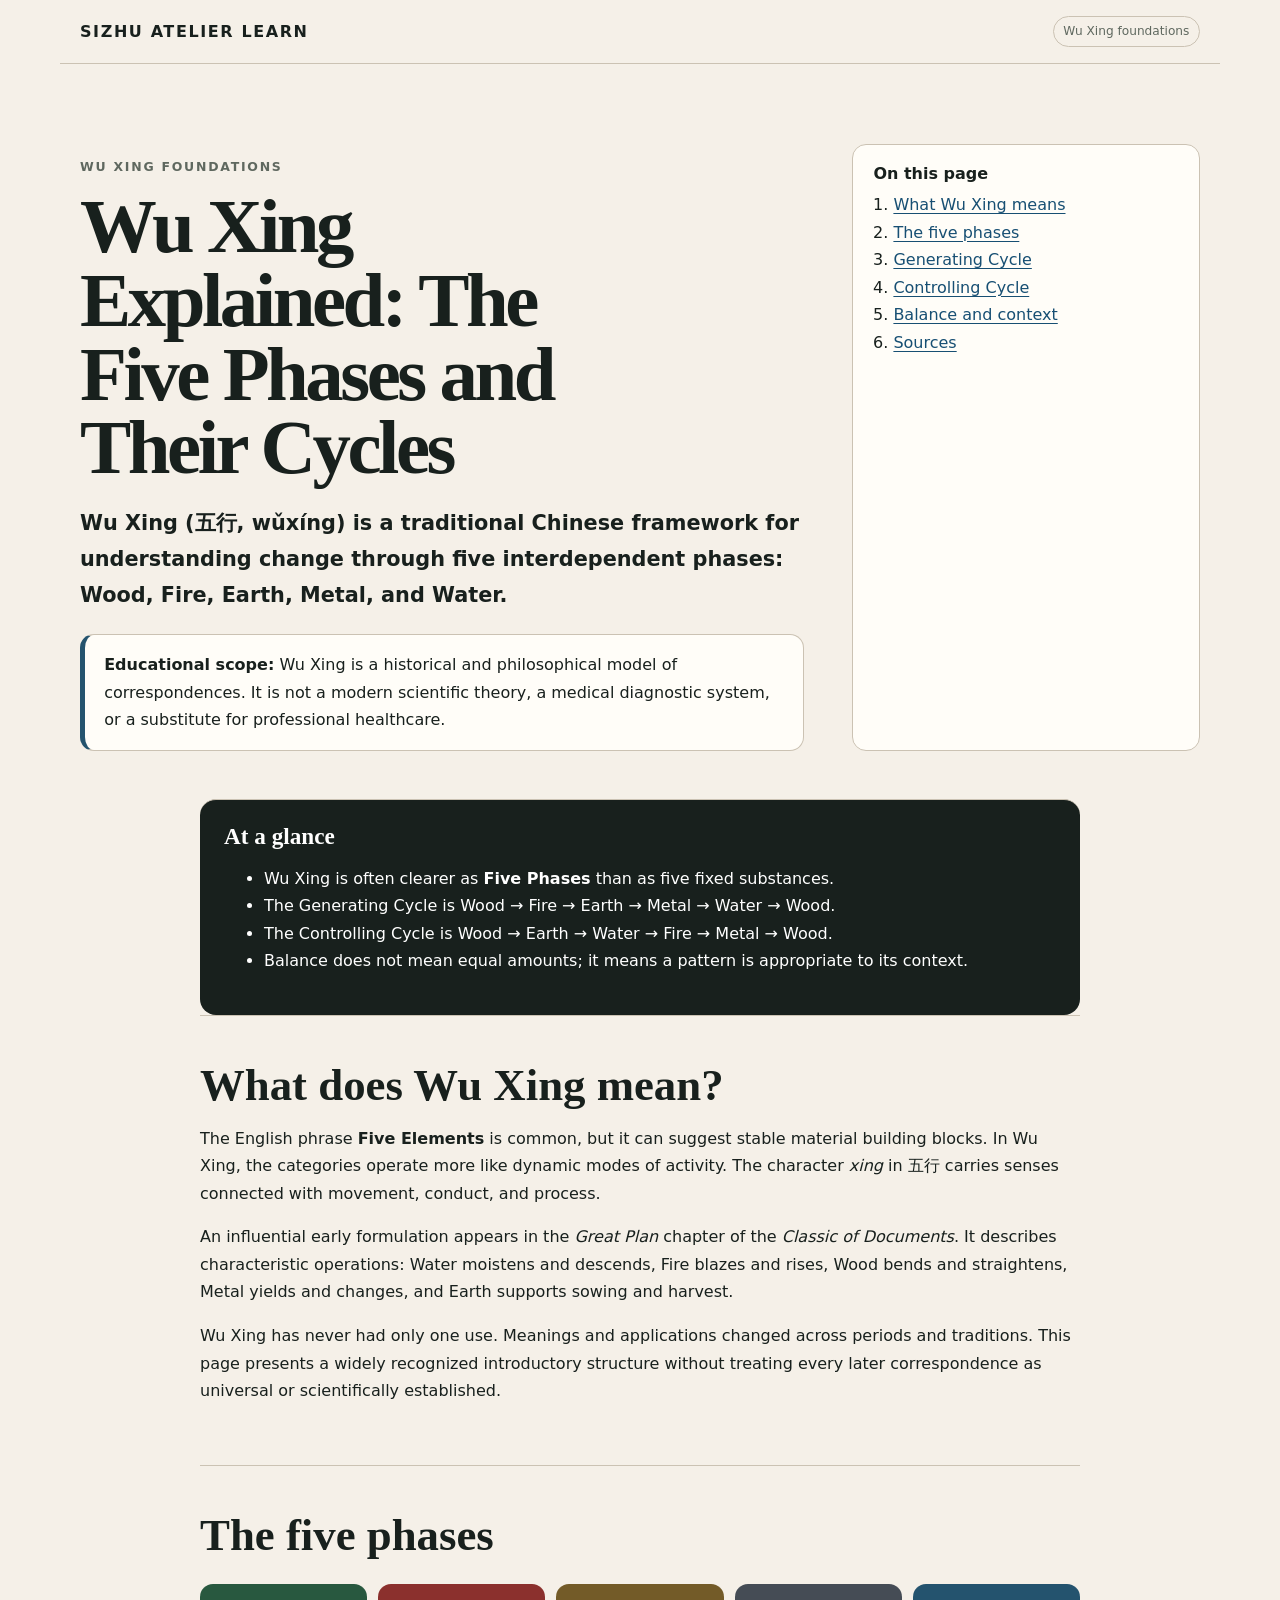
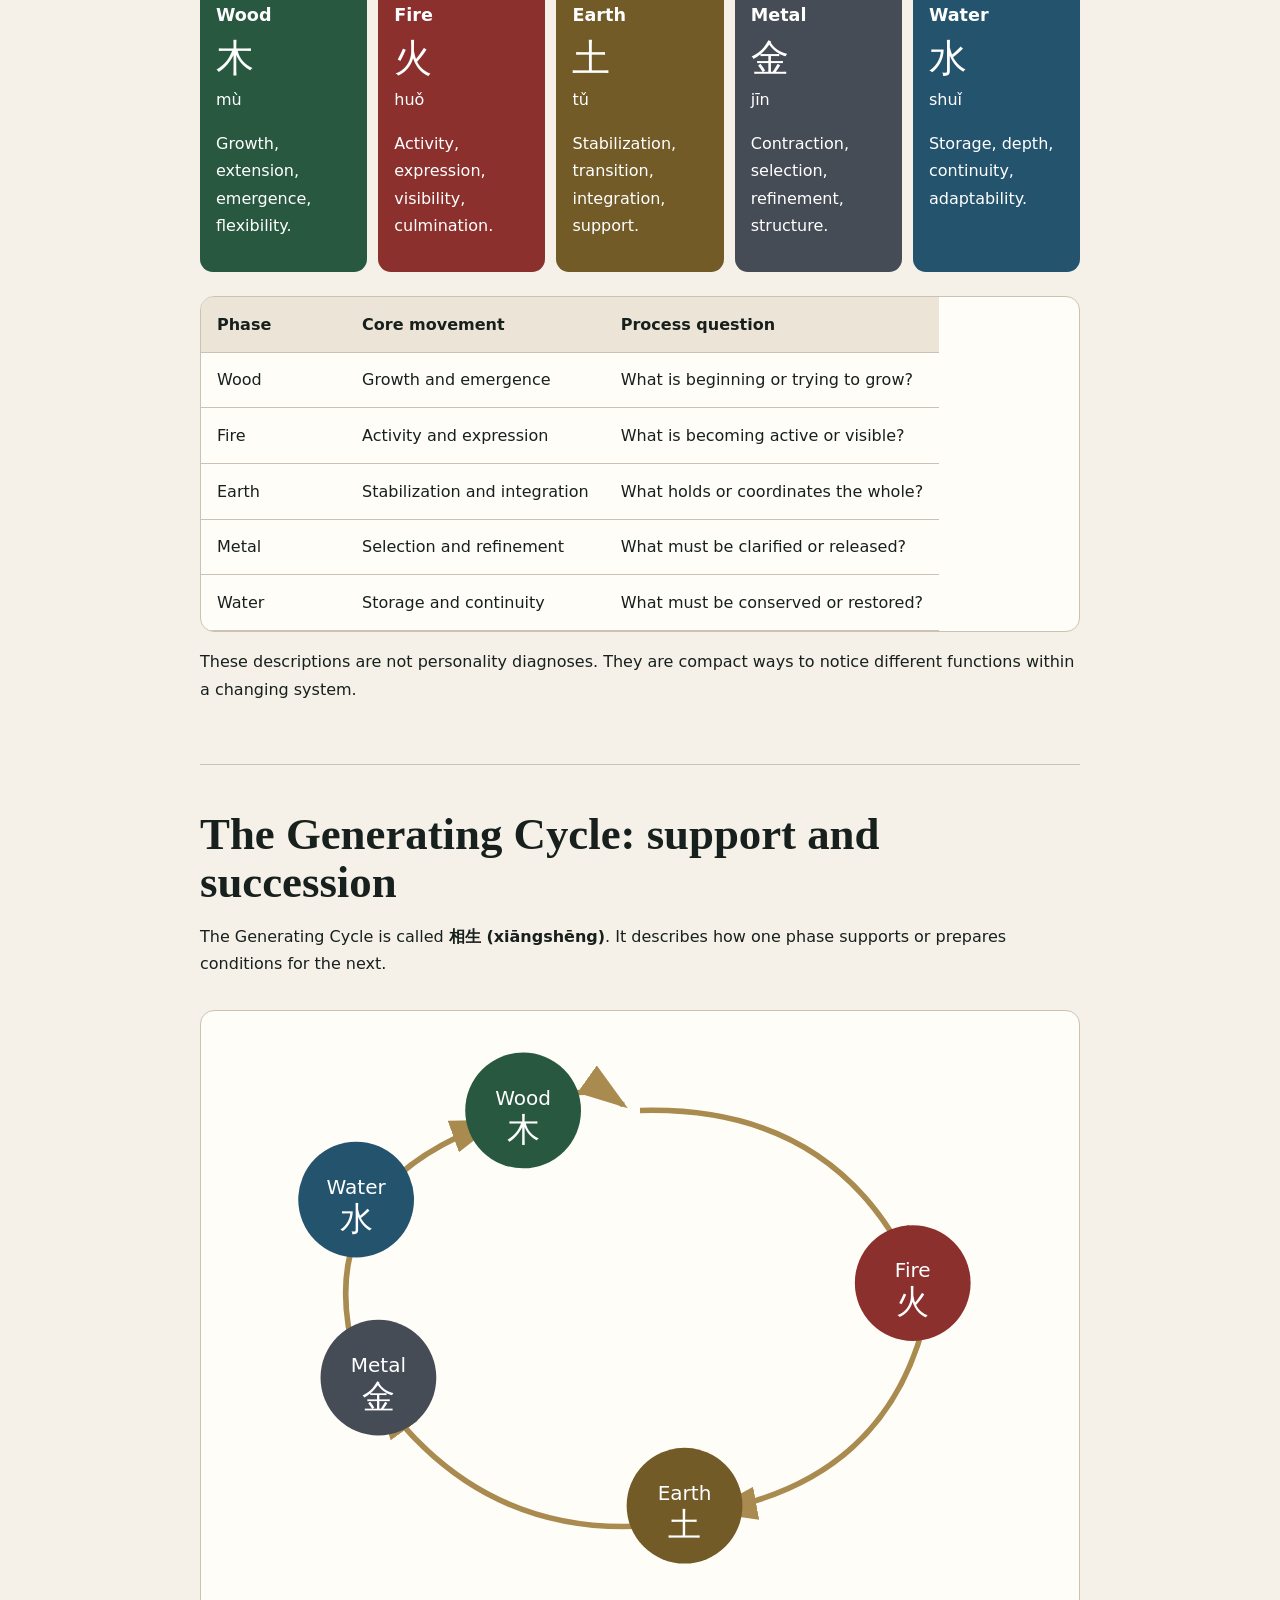
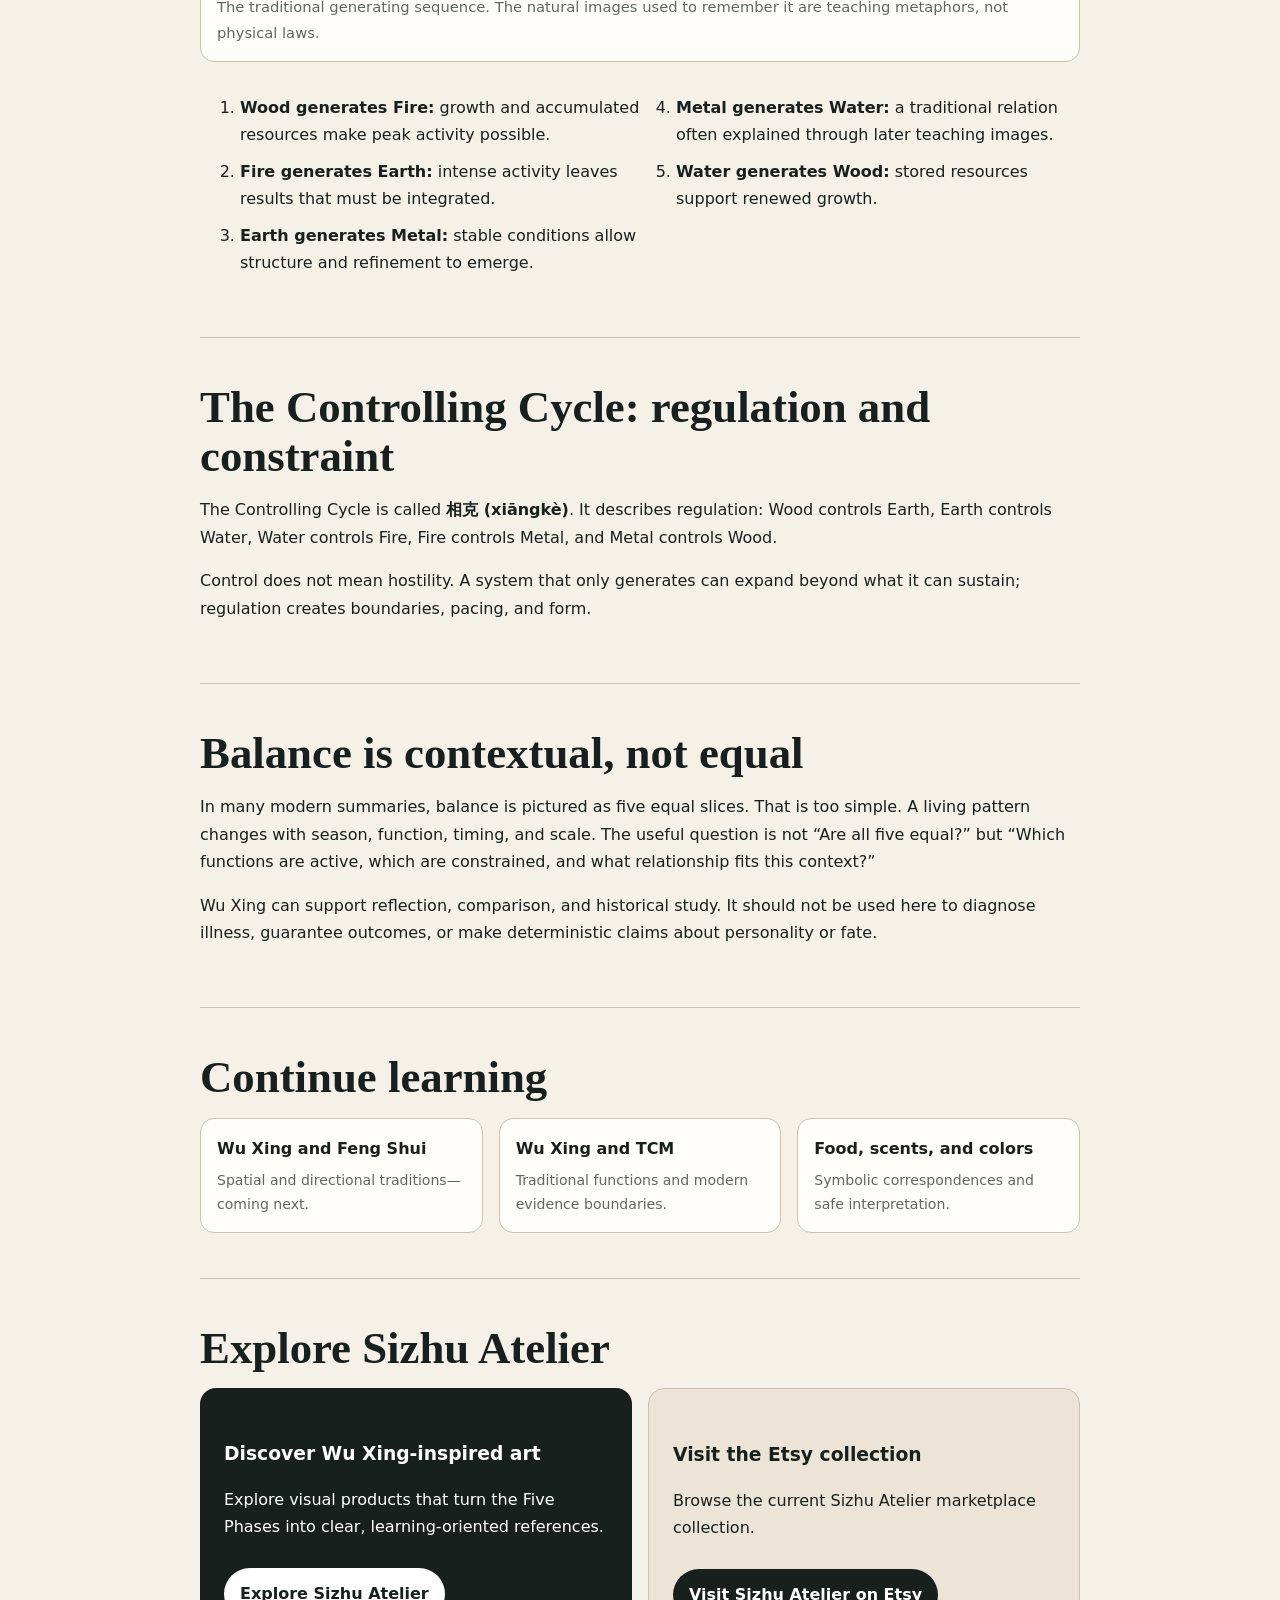
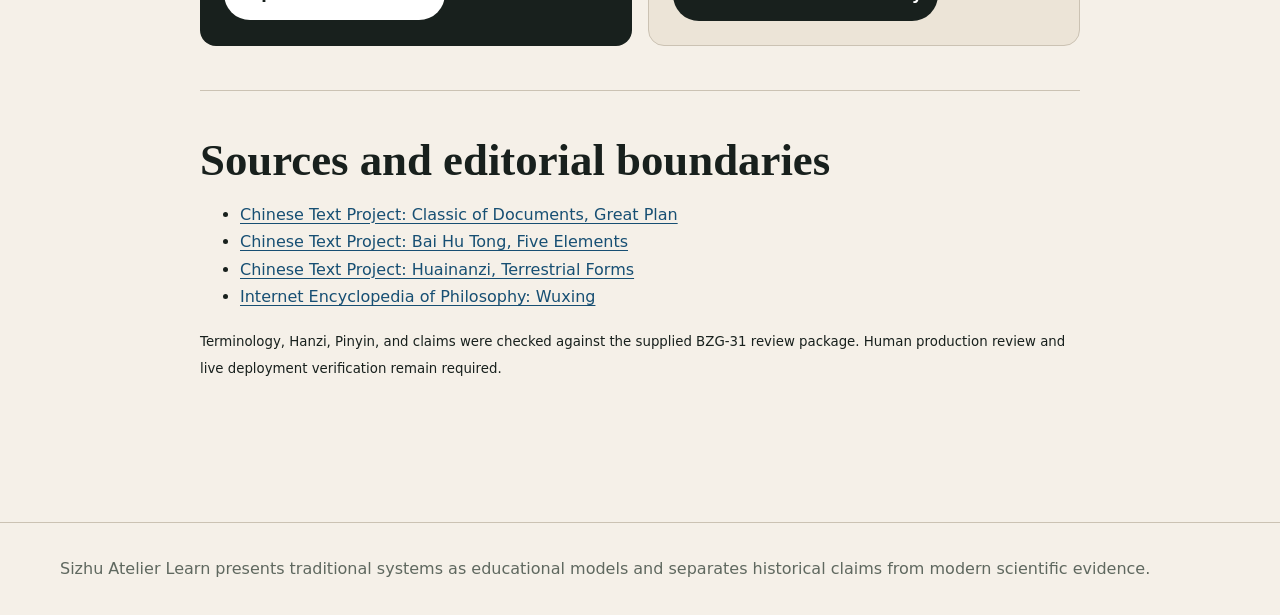
<file: public/learn/wu-xing/index.html>
<!doctype html>
<html lang="en">
<head>
  <meta charset="utf-8">
  <meta name="viewport" content="width=device-width,initial-scale=1">
  <title>Wu Xing Explained: Five Phases and Cycles | Sizhu Atelier</title>
  <meta name="description" content="Learn Wu Xing as five dynamic phases—Wood, Fire, Earth, Metal and Water—and understand the generating and controlling cycles.">
  <meta name="robots" content="index,follow,max-image-preview:large">
  <link rel="canonical" href="https://sizhuatelier.shop/learn/wu-xing/">
  <meta property="og:type" content="article">
  <meta property="og:site_name" content="Sizhu Atelier">
  <meta property="og:title" content="Wu Xing Explained: The Five Phases and Their Cycles">
  <meta property="og:description" content="A clear introduction to Wood, Fire, Earth, Metal, Water, and the generating and controlling cycles.">
  <meta property="og:url" content="https://sizhuatelier.shop/learn/wu-xing/">
  <meta name="twitter:card" content="summary">
  <script type="application/ld+json">{
    "@context":"https://schema.org",
    "@graph":[
      {"@type":"Organization","@id":"https://sizhuatelier.shop/#organization","name":"Sizhu Atelier","url":"https://sizhuatelier.shop/"},
      {"@type":"WebSite","@id":"https://sizhuatelier.shop/#website","url":"https://sizhuatelier.shop/","name":"Sizhu Atelier","publisher":{"@id":"https://sizhuatelier.shop/#organization"},"inLanguage":"en"},
      {"@type":"Article","@id":"https://sizhuatelier.shop/learn/wu-xing/#article","mainEntityOfPage":"https://sizhuatelier.shop/learn/wu-xing/","headline":"Wu Xing Explained: The Five Phases and Their Cycles","description":"An introduction to Wu Xing, its five phases, and the generating and controlling cycles.","author":{"@type":"Organization","name":"Sizhu Atelier Editorial Team"},"publisher":{"@id":"https://sizhuatelier.shop/#organization"},"articleSection":"Sizhu Atelier Learn","inLanguage":"en","isAccessibleForFree":true,"citation":["https://ctext.org/shang-shu/great-plan","https://ctext.org/bai-hu-tong/wu-xing2","https://ctext.org/huainanzi/di-xing-xun/ens","https://iep.utm.edu/wuxing/"]},
      {"@type":"BreadcrumbList","itemListElement":[{"@type":"ListItem","position":1,"name":"Home","item":"https://sizhuatelier.shop/"},{"@type":"ListItem","position":2,"name":"Learn","item":"https://sizhuatelier.shop/learn/"},{"@type":"ListItem","position":3,"name":"Wu Xing","item":"https://sizhuatelier.shop/learn/wu-xing/"}]}
    ]
  }</script>
  <style>
    :root{--paper:#f5f0e8;--ink:#18201d;--muted:#5f685f;--line:#cbc2b3;--panel:#fffdf8;--wood:#28583f;--fire:#8b302d;--earth:#735b28;--metal:#454c55;--water:#24536e;--gold:#a98b50;--max:1160px}
    *{box-sizing:border-box}html{scroll-behavior:smooth}body{margin:0;background:var(--paper);color:var(--ink);font:1rem/1.72 ui-sans-serif,system-ui,-apple-system,BlinkMacSystemFont,"Segoe UI",sans-serif}a{color:#174f73;text-underline-offset:.2em}a:focus-visible{outline:3px solid #075fff;outline-offset:4px;border-radius:4px}.skip{position:absolute;left:-9999px;top:1rem;background:#fff;padding:.7rem 1rem;z-index:10}.skip:focus{left:1rem}.bar{max-width:var(--max);margin:auto;padding:1rem 1.25rem;display:flex;justify-content:space-between;align-items:center;border-bottom:1px solid var(--line)}.brand{font-weight:800;letter-spacing:.1em;text-transform:uppercase;color:var(--ink);text-decoration:none}.status{font-size:.76rem;border:1px solid var(--line);border-radius:99px;padding:.25rem .6rem;color:var(--muted)}main{max-width:var(--max);margin:auto;padding:0 1.25rem 5rem}.hero{display:grid;grid-template-columns:minmax(0,1.35fr) minmax(260px,.65fr);gap:3rem;padding:5rem 0 3rem}.eyebrow{font-size:.78rem;font-weight:800;letter-spacing:.14em;text-transform:uppercase;color:var(--muted)}h1,h2{font-family:Georgia,"Times New Roman",serif}h1{font-size:clamp(2.7rem,6vw,5.7rem);line-height:.96;letter-spacing:-.045em;max-width:13ch;margin:.6rem 0 1.2rem}.dek{font-size:clamp(1.08rem,2vw,1.3rem);max-width:62ch}.notice,.toc,figure,table,.card{background:var(--panel);border:1px solid var(--line);border-radius:14px}.notice{padding:1rem 1.2rem;border-left:5px solid var(--water)}.toc{padding:1.2rem 1.3rem}.toc h2{font:800 1rem/1.2 ui-sans-serif,system-ui;margin:0 0 .5rem}.toc ol{margin:.4rem 0 0;padding-left:1.25rem}article{max-width:880px;margin:auto}article>section{padding:2.8rem 0;border-top:1px solid var(--line)}h2{font-size:clamp(1.9rem,3.5vw,3rem);line-height:1.08;margin:0 0 1rem}h3{margin:1.6rem 0 .35rem}.summary{background:var(--ink);color:#fff;border-radius:16px;padding:1.5rem}.summary h2{font-size:1.45rem}.phase-grid{display:grid;grid-template-columns:repeat(5,1fr);gap:.7rem;margin:1.5rem 0}.phase{color:#fff;border-radius:13px;padding:1rem;min-height:190px}.phase strong{font-size:1.1rem}.hanzi{display:block;font:2.4rem/1.1 "Noto Serif CJK SC","Source Han Serif SC",serif;margin:.45rem 0}.wood{background:var(--wood)}.fire{background:var(--fire)}.earth{background:var(--earth)}.metal{background:var(--metal)}.water{background:var(--water)}figure{padding:1rem;margin:2rem 0;overflow:hidden}svg{display:block;width:100%;height:auto}figcaption{color:var(--muted);font-size:.92rem;margin-top:.7rem}.cycle-list{columns:2;column-gap:2rem}.cycle-list li{break-inside:avoid;margin-bottom:.55rem}table{width:100%;border-collapse:collapse;display:block;overflow-x:auto}th,td{padding:.85rem 1rem;border-bottom:1px solid var(--line);text-align:left;vertical-align:top;min-width:145px}th{background:#ece4d7}.links{display:grid;grid-template-columns:repeat(3,1fr);gap:1rem}.card{display:block;padding:1rem;color:var(--ink);text-decoration:none}.card span{display:block;color:var(--muted);font-size:.88rem;margin-top:.35rem}.cta-grid{display:grid;grid-template-columns:1fr 1fr;gap:1rem}.cta{padding:1.5rem;border-radius:16px;background:var(--ink);color:#fff}.cta.secondary{background:#ece4d7;color:var(--ink);border:1px solid var(--line)}.button{display:inline-flex;align-items:center;min-height:46px;margin-top:.7rem;padding:.75rem 1rem;border-radius:99px;background:#fff;color:var(--ink);font-weight:800;text-decoration:none}.secondary .button{background:var(--ink);color:#fff}footer{border-top:1px solid var(--line);padding:2rem 1.25rem;color:var(--muted)}footer div{max-width:var(--max);margin:auto}.reveal{opacity:0;transform:translateY(18px);transition:opacity .7s ease,transform .7s ease}.reveal.visible{opacity:1;transform:none}@media(max-width:900px){.hero{grid-template-columns:1fr}.phase-grid{grid-template-columns:repeat(2,1fr)}.links{grid-template-columns:1fr 1fr}}@media(max-width:620px){.hero{padding-top:3rem}.phase-grid,.links,.cta-grid{grid-template-columns:1fr}.cycle-list{columns:1}h1{font-size:3rem}.status{display:none}}@media(prefers-reduced-motion:reduce){html{scroll-behavior:auto}.reveal{opacity:1;transform:none;transition:none}}
  </style>
</head>
<body data-page-slug="wu-xing" data-content-version="1.0.0">
<a class="skip" href="#main">Skip to main content</a>
<header><div class="bar"><a class="brand" href="/">Sizhu Atelier Learn</a><span class="status">Wu Xing foundations</span></div></header>
<main id="main">
  <section class="hero" aria-labelledby="title">
    <div><p class="eyebrow">Wu Xing foundations</p><h1 id="title">Wu Xing Explained: The Five Phases and Their Cycles</h1><p class="dek"><strong>Wu Xing (五行, wǔxíng) is a traditional Chinese framework for understanding change through five interdependent phases: Wood, Fire, Earth, Metal, and Water.</strong></p><div class="notice"><strong>Educational scope:</strong> Wu Xing is a historical and philosophical model of correspondences. It is not a modern scientific theory, a medical diagnostic system, or a substitute for professional healthcare.</div></div>
    <nav class="toc" aria-labelledby="toc-title"><h2 id="toc-title">On this page</h2><ol><li><a href="#meaning">What Wu Xing means</a></li><li><a href="#phases">The five phases</a></li><li><a href="#generating">Generating Cycle</a></li><li><a href="#controlling">Controlling Cycle</a></li><li><a href="#balance">Balance and context</a></li><li><a href="#sources">Sources</a></li></ol></nav>
  </section>
  <article>
    <section class="summary"><h2>At a glance</h2><ul><li>Wu Xing is often clearer as <strong>Five Phases</strong> than as five fixed substances.</li><li>The Generating Cycle is Wood → Fire → Earth → Metal → Water → Wood.</li><li>The Controlling Cycle is Wood → Earth → Water → Fire → Metal → Wood.</li><li>Balance does not mean equal amounts; it means a pattern is appropriate to its context.</li></ul></section>
    <section id="meaning" class="reveal"><h2>What does Wu Xing mean?</h2><p>The English phrase <strong>Five Elements</strong> is common, but it can suggest stable material building blocks. In Wu Xing, the categories operate more like dynamic modes of activity. The character <em>xing</em> in 五行 carries senses connected with movement, conduct, and process.</p><p>An influential early formulation appears in the <em>Great Plan</em> chapter of the <em>Classic of Documents</em>. It describes characteristic operations: Water moistens and descends, Fire blazes and rises, Wood bends and straightens, Metal yields and changes, and Earth supports sowing and harvest.</p><p>Wu Xing has never had only one use. Meanings and applications changed across periods and traditions. This page presents a widely recognized introductory structure without treating every later correspondence as universal or scientifically established.</p></section>
    <section id="phases" class="reveal"><h2>The five phases</h2><div class="phase-grid" aria-label="The five Wu Xing phases"><div class="phase wood"><strong>Wood</strong><span class="hanzi" lang="zh-Hans">木</span><span>mù</span><p>Growth, extension, emergence, flexibility.</p></div><div class="phase fire"><strong>Fire</strong><span class="hanzi" lang="zh-Hans">火</span><span>huǒ</span><p>Activity, expression, visibility, culmination.</p></div><div class="phase earth"><strong>Earth</strong><span class="hanzi" lang="zh-Hans">土</span><span>tǔ</span><p>Stabilization, transition, integration, support.</p></div><div class="phase metal"><strong>Metal</strong><span class="hanzi" lang="zh-Hans">金</span><span>jīn</span><p>Contraction, selection, refinement, structure.</p></div><div class="phase water"><strong>Water</strong><span class="hanzi" lang="zh-Hans">水</span><span>shuǐ</span><p>Storage, depth, continuity, adaptability.</p></div></div><table><thead><tr><th>Phase</th><th>Core movement</th><th>Process question</th></tr></thead><tbody><tr><td>Wood</td><td>Growth and emergence</td><td>What is beginning or trying to grow?</td></tr><tr><td>Fire</td><td>Activity and expression</td><td>What is becoming active or visible?</td></tr><tr><td>Earth</td><td>Stabilization and integration</td><td>What holds or coordinates the whole?</td></tr><tr><td>Metal</td><td>Selection and refinement</td><td>What must be clarified or released?</td></tr><tr><td>Water</td><td>Storage and continuity</td><td>What must be conserved or restored?</td></tr></tbody></table><p>These descriptions are not personality diagnoses. They are compact ways to notice different functions within a changing system.</p></section>
    <section id="generating" class="reveal"><h2>The Generating Cycle: support and succession</h2><p>The Generating Cycle is called <strong><span lang="zh-Hans">相生</span> (xiāngshēng)</strong>. It describes how one phase supports or prepares conditions for the next.</p><figure><svg viewBox="0 0 760 500" role="img" aria-labelledby="gen-title gen-desc"><title id="gen-title">Wu Xing Generating Cycle</title><desc id="gen-desc">Wood supports Fire, Fire supports Earth, Earth supports Metal, Metal supports Water, and Water supports Wood.</desc><defs><marker id="arrow" markerWidth="10" markerHeight="10" refX="8" refY="3" orient="auto"><path d="M0,0 L0,6 L9,3 z" fill="#a98b50"/></marker></defs><g fill="none" stroke="#a98b50" stroke-width="5" marker-end="url(#arrow)"><path d="M380 75 Q555 70 625 220"/><path d="M640 245 Q610 405 445 435"/><path d="M415 445 Q245 470 145 330"/><path d="M125 300 Q80 145 250 85"/><path d="M280 75 Q330 45 365 70"/></g><g font-family="system-ui" text-anchor="middle" fill="#fff"><g transform="translate(275 75)"><circle r="52" fill="#28583f"/><text y="-5" font-size="18">Wood</text><text y="27" font-size="30">木</text></g><g transform="translate(625 230)"><circle r="52" fill="#8b302d"/><text y="-5" font-size="18">Fire</text><text y="27" font-size="30">火</text></g><g transform="translate(420 430)"><circle r="52" fill="#735b28"/><text y="-5" font-size="18">Earth</text><text y="27" font-size="30">土</text></g><g transform="translate(145 315)"><circle r="52" fill="#454c55"/><text y="-5" font-size="18">Metal</text><text y="27" font-size="30">金</text></g><g transform="translate(125 155)"><circle r="52" fill="#24536e"/><text y="-5" font-size="18">Water</text><text y="27" font-size="30">水</text></g></g></svg><figcaption>The traditional generating sequence. The natural images used to remember it are teaching metaphors, not physical laws.</figcaption></figure><ol class="cycle-list"><li><strong>Wood generates Fire:</strong> growth and accumulated resources make peak activity possible.</li><li><strong>Fire generates Earth:</strong> intense activity leaves results that must be integrated.</li><li><strong>Earth generates Metal:</strong> stable conditions allow structure and refinement to emerge.</li><li><strong>Metal generates Water:</strong> a traditional relation often explained through later teaching images.</li><li><strong>Water generates Wood:</strong> stored resources support renewed growth.</li></ol></section>
    <section id="controlling" class="reveal"><h2>The Controlling Cycle: regulation and constraint</h2><p>The Controlling Cycle is called <strong><span lang="zh-Hans">相克</span> (xiāngkè)</strong>. It describes regulation: Wood controls Earth, Earth controls Water, Water controls Fire, Fire controls Metal, and Metal controls Wood.</p><p>Control does not mean hostility. A system that only generates can expand beyond what it can sustain; regulation creates boundaries, pacing, and form.</p></section>
    <section id="balance" class="reveal"><h2>Balance is contextual, not equal</h2><p>In many modern summaries, balance is pictured as five equal slices. That is too simple. A living pattern changes with season, function, timing, and scale. The useful question is not “Are all five equal?” but “Which functions are active, which are constrained, and what relationship fits this context?”</p><p>Wu Xing can support reflection, comparison, and historical study. It should not be used here to diagnose illness, guarantee outcomes, or make deterministic claims about personality or fate.</p></section>
    <section id="continue" class="reveal"><h2>Continue learning</h2><div class="links"><a class="card" href="/learn/wu-xing/feng-shui/" data-analytics="internal" data-destination="wu-xing-feng-shui"><strong>Wu Xing and Feng Shui</strong><span>Spatial and directional traditions—coming next.</span></a><a class="card" href="/learn/wu-xing/tcm-organs/" data-analytics="internal" data-destination="wu-xing-tcm-organs"><strong>Wu Xing and TCM</strong><span>Traditional functions and modern evidence boundaries.</span></a><a class="card" href="/learn/wu-xing/food-scents-colors/" data-analytics="internal" data-destination="wu-xing-food-scents-colors"><strong>Food, scents, and colors</strong><span>Symbolic correspondences and safe interpretation.</span></a></div></section>
    <section id="actions" class="reveal"><h2>Explore Sizhu Atelier</h2><div class="cta-grid"><div class="cta"><h3>Discover Wu Xing-inspired art</h3><p>Explore visual products that turn the Five Phases into clear, learning-oriented references.</p><a class="button" href="https://sizhuatelier.shop/" data-analytics="shop" data-placement="body-primary">Explore Sizhu Atelier</a></div><div class="cta secondary"><h3>Visit the Etsy collection</h3><p>Browse the current Sizhu Atelier marketplace collection.</p><a class="button" href="https://www.etsy.com/de/shop/SizhuAtelier?ref=profile_header" rel="noopener noreferrer" data-analytics="etsy" data-placement="body-secondary">Visit Sizhu Atelier on Etsy</a></div></div></section>
    <section id="sources" class="reveal"><h2>Sources and editorial boundaries</h2><ul><li><a href="https://ctext.org/shang-shu/great-plan">Chinese Text Project: Classic of Documents, Great Plan</a></li><li><a href="https://ctext.org/bai-hu-tong/wu-xing2">Chinese Text Project: Bai Hu Tong, Five Elements</a></li><li><a href="https://ctext.org/huainanzi/di-xing-xun/ens">Chinese Text Project: Huainanzi, Terrestrial Forms</a></li><li><a href="https://iep.utm.edu/wuxing/">Internet Encyclopedia of Philosophy: Wuxing</a></li></ul><p><small>Terminology, Hanzi, Pinyin, and claims were checked against the supplied BZG-31 review package. Human production review and live deployment verification remain required.</small></p></section>
  </article>
</main>
<footer><div>Sizhu Atelier Learn presents traditional systems as educational models and separates historical claims from modern scientific evidence.</div></footer>
<script>
  const emit=(event,data={})=>{window.dataLayer=window.dataLayer||[];window.dataLayer.push({event,page_slug:'wu-xing',content_version:'1.0.0',locale:'en',...data})};
  document.addEventListener('click',e=>{const a=e.target.closest('a[data-analytics]');if(!a)return;const kind=a.dataset.analytics;const base={link_text:a.textContent.trim(),destination:a.href,placement:a.dataset.placement||'related-content'};if(kind==='shop')emit('learn_wuxing_cta_shop_click',base);if(kind==='etsy')emit('learn_wuxing_cta_etsy_click',base);if(kind==='internal')emit('learn_wuxing_internal_link_click',{...base,destination_slug:a.dataset.destination})});
  const milestones=new Set();addEventListener('scroll',()=>{const max=document.documentElement.scrollHeight-innerHeight;if(max<=0)return;const pct=Math.round(scrollY/max*100);[25,50,75,90].forEach(m=>{if(pct>=m&&!milestones.has(m)){milestones.add(m);emit('learn_wuxing_scroll_depth',{percent:m})}})},{passive:true});
  if(!matchMedia('(prefers-reduced-motion: reduce)').matches){const io=new IntersectionObserver(entries=>entries.forEach(x=>{if(x.isIntersecting){x.target.classList.add('visible');io.unobserve(x.target)}}),{threshold:.12});document.querySelectorAll('.reveal').forEach(x=>io.observe(x))}else document.querySelectorAll('.reveal').forEach(x=>x.classList.add('visible'));
</script>
</body>
</html>
</file>
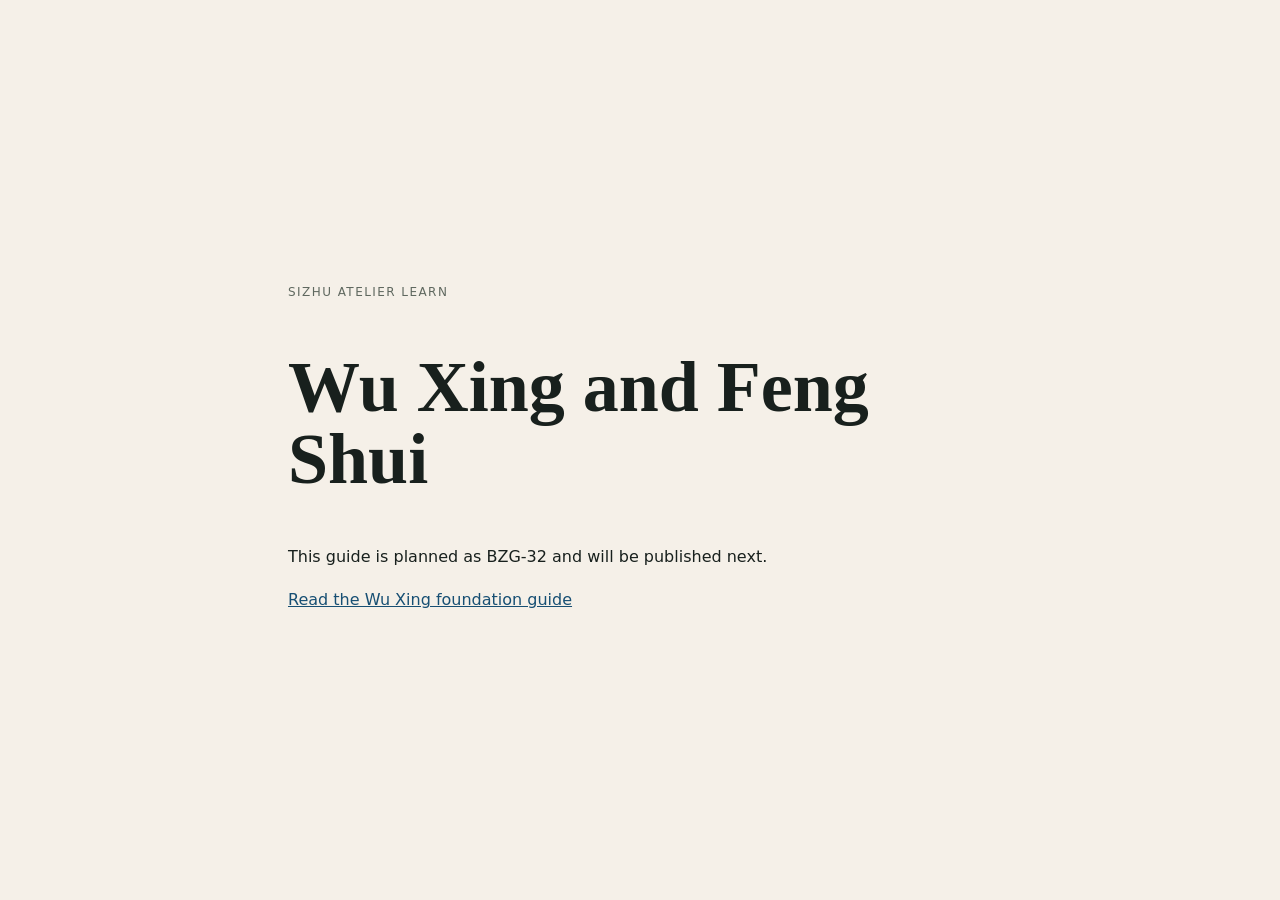
<file: public/learn/wu-xing/feng-shui/index.html>
<!doctype html><html lang="en"><head><meta charset="utf-8"><meta name="viewport" content="width=device-width,initial-scale=1"><meta name="robots" content="noindex,follow"><title>Wu Xing and Feng Shui | Sizhu Atelier Learn</title><style>body{margin:0;min-height:100vh;display:grid;place-items:center;background:#f5f0e8;color:#18201d;font:1rem/1.7 system-ui,sans-serif}main{max-width:44rem;padding:2rem}.tag{letter-spacing:.12em;text-transform:uppercase;font-size:.75rem;color:#5f685f}h1{font-family:Georgia,serif;font-size:clamp(2.3rem,7vw,4.5rem);line-height:1}a{color:#174f73}</style></head><body><main><p class="tag">Sizhu Atelier Learn</p><h1>Wu Xing and Feng Shui</h1><p>This guide is planned as BZG-32 and will be published next.</p><p><a href="/learn/wu-xing/">Read the Wu Xing foundation guide</a></p></main></body></html>
</file>
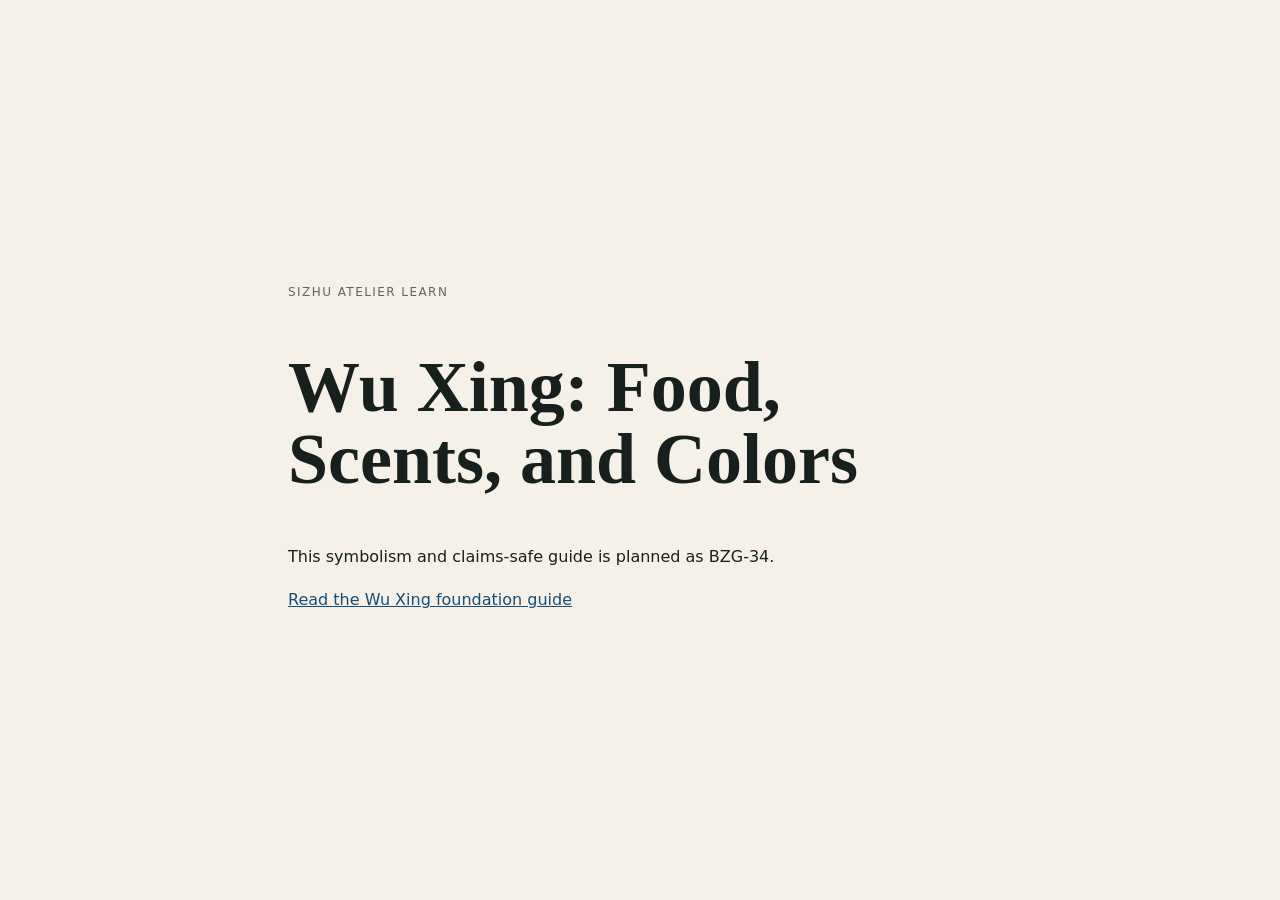
<file: public/learn/wu-xing/food-scents-colors/index.html>
<!doctype html><html lang="en"><head><meta charset="utf-8"><meta name="viewport" content="width=device-width,initial-scale=1"><meta name="robots" content="noindex,follow"><title>Wu Xing: Food, Scents, and Colors | Sizhu Atelier Learn</title><style>body{margin:0;min-height:100vh;display:grid;place-items:center;background:#f5f0e8;color:#18201d;font:1rem/1.7 system-ui,sans-serif}main{max-width:44rem;padding:2rem}.tag{letter-spacing:.12em;text-transform:uppercase;font-size:.75rem;color:#5f685f}h1{font-family:Georgia,serif;font-size:clamp(2.3rem,7vw,4.5rem);line-height:1}a{color:#174f73}</style></head><body><main><p class="tag">Sizhu Atelier Learn</p><h1>Wu Xing: Food, Scents, and Colors</h1><p>This symbolism and claims-safe guide is planned as BZG-34.</p><p><a href="/learn/wu-xing/">Read the Wu Xing foundation guide</a></p></main></body></html>
</file>
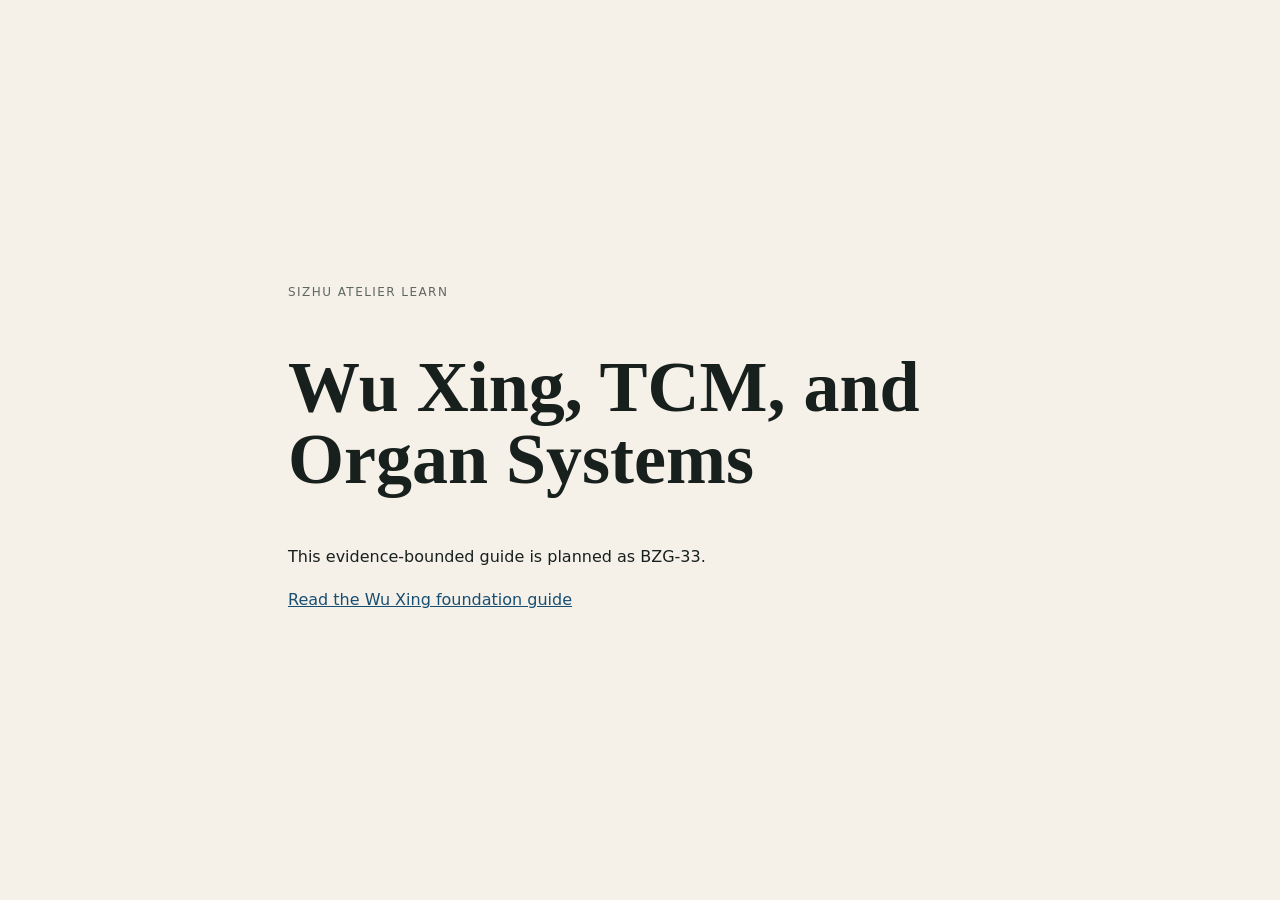
<file: public/learn/wu-xing/tcm-organs/index.html>
<!doctype html><html lang="en"><head><meta charset="utf-8"><meta name="viewport" content="width=device-width,initial-scale=1"><meta name="robots" content="noindex,follow"><title>Wu Xing and TCM | Sizhu Atelier Learn</title><style>body{margin:0;min-height:100vh;display:grid;place-items:center;background:#f5f0e8;color:#18201d;font:1rem/1.7 system-ui,sans-serif}main{max-width:44rem;padding:2rem}.tag{letter-spacing:.12em;text-transform:uppercase;font-size:.75rem;color:#5f685f}h1{font-family:Georgia,serif;font-size:clamp(2.3rem,7vw,4.5rem);line-height:1}a{color:#174f73}</style></head><body><main><p class="tag">Sizhu Atelier Learn</p><h1>Wu Xing, TCM, and Organ Systems</h1><p>This evidence-bounded guide is planned as BZG-33.</p><p><a href="/learn/wu-xing/">Read the Wu Xing foundation guide</a></p></main></body></html>
</file>
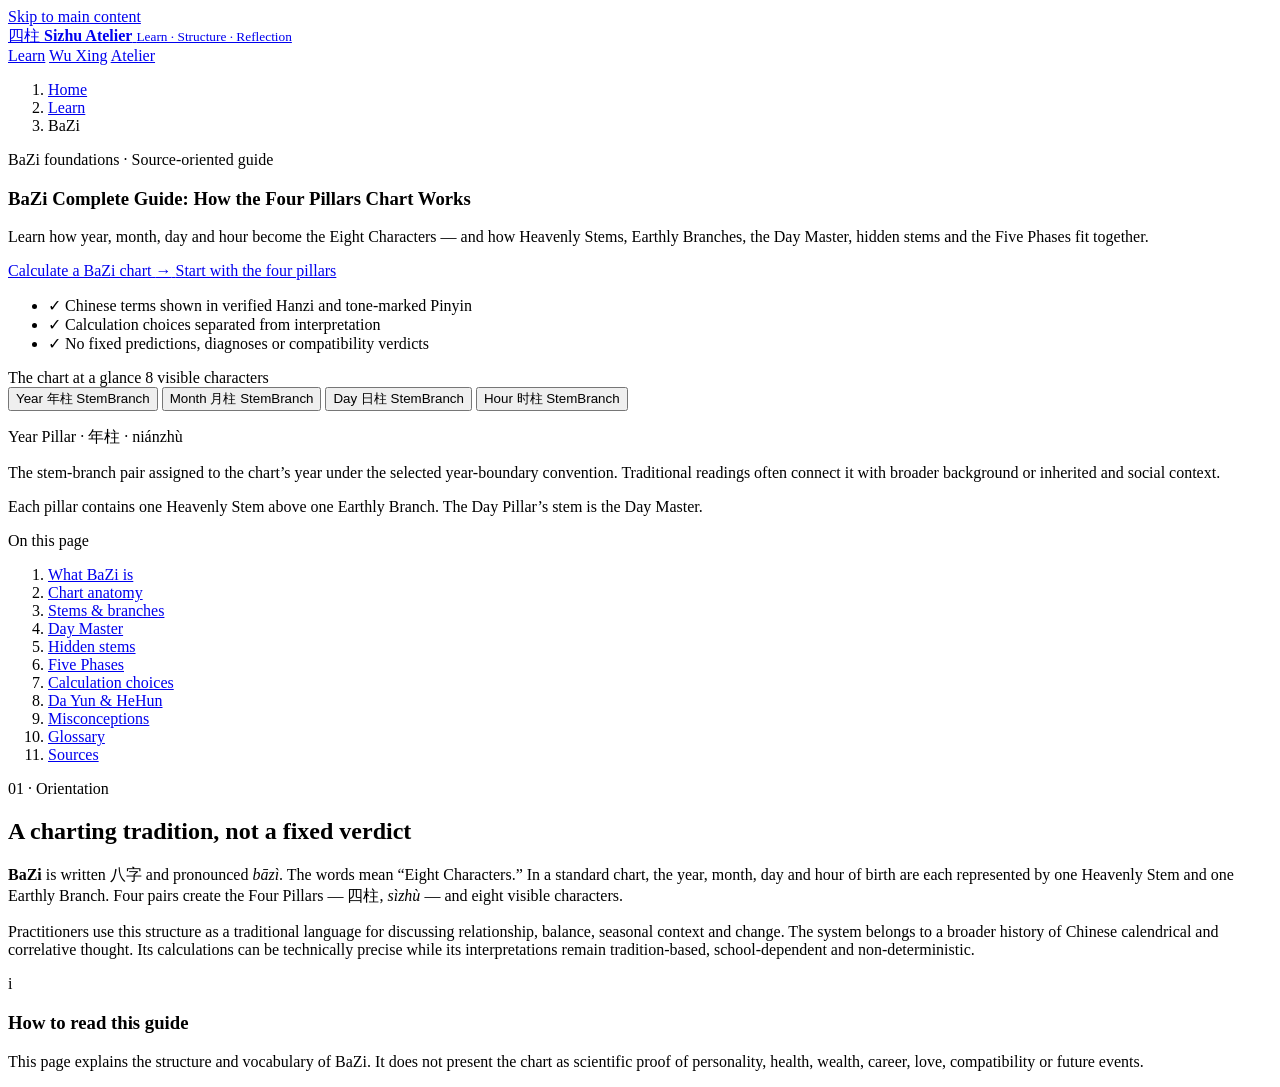
<file: src/pages/bazi/10-shell-hero.html>
<body>
  <a class="skip-link" href="#main-content">Skip to main content</a>

  <header class="site-header" data-section="site-header">
    <div class="header-inner">
      <a class="brand" href="https://sizhuatelier.shop/" data-event="learn_hub_click" data-destination="home" aria-label="Sizhu Atelier home">
        <span class="brand-mark" aria-hidden="true">四柱</span>
        <span class="brand-copy">
          <strong>Sizhu Atelier</strong>
          <small>Learn · Structure · Reflection</small>
        </span>
      </a>
      <nav class="primary-nav" aria-label="Primary navigation">
        <a href="/learn/" data-event="learn_hub_click" data-destination="learn">Learn</a>
        <a href="/learn/wu-xing/" data-event="related_page_click" data-destination="wu-xing">Wu Xing</a>
        <a href="https://sizhuatelier.shop/" data-event="cta_shop_click" data-destination="shop">Atelier</a>
      </nav>
    </div>
  </header>

  <main id="main-content">
    <article>
      <section class="hero paper-grain" aria-labelledby="page-title" data-track-section="hero">
        <div class="hero-inner">
          <div class="hero-copy">
            <nav class="breadcrumb" aria-label="Breadcrumb">
              <ol>
                <li><a href="https://sizhuatelier.shop/">Home</a></li>
                <li><a href="/learn/">Learn</a></li>
                <li aria-current="page">BaZi</li>
              </ol>
            </nav>

            <p class="eyebrow">BaZi foundations · Source-oriented guide</p>
            <h1 id="page-title">BaZi Complete Guide: How the Four Pillars Chart Works</h1>
            <p class="hero-lede">Learn how year, month, day and hour become the Eight Characters — and how Heavenly Stems, Earthly Branches, the Day Master, hidden stems and the Five Phases fit together.</p>

            <div class="hero-actions" aria-label="Primary actions">
              <a class="button button-primary" href="https://bazi-custom-app-production.up.railway.app/" data-event="cta_bazi_chart_click" data-destination="bazi-calculator">
                Calculate a BaZi chart
                <span aria-hidden="true">→</span>
              </a>
              <a class="button button-secondary" href="#chart-anatomy" data-event="learn_hub_click" data-destination="chart-anatomy">
                Start with the four pillars
              </a>
            </div>

            <ul class="hero-facts" aria-label="Guide principles">
              <li><span aria-hidden="true">✓</span> Chinese terms shown in verified Hanzi and tone-marked Pinyin</li>
              <li><span aria-hidden="true">✓</span> Calculation choices separated from interpretation</li>
              <li><span aria-hidden="true">✓</span> No fixed predictions, diagnoses or compatibility verdicts</li>
            </ul>
          </div>

          <aside class="hero-model" aria-label="Four Pillars structural overview">
            <div class="model-heading">
              <span class="model-kicker">The chart at a glance</span>
              <span class="model-badge">8 visible characters</span>
            </div>
            <div class="pillar-grid" role="tablist" aria-label="Explore the four pillars">
              <button class="pillar-card is-active" type="button" role="tab" aria-selected="true" aria-controls="pillar-explanation" data-pillar="year">
                <span class="pillar-label">Year</span>
                <span class="pillar-hanzi" lang="zh-Hans">年柱</span>
                <span class="pillar-pair"><span>Stem</span><span>Branch</span></span>
              </button>
              <button class="pillar-card" type="button" role="tab" aria-selected="false" aria-controls="pillar-explanation" data-pillar="month">
                <span class="pillar-label">Month</span>
                <span class="pillar-hanzi" lang="zh-Hans">月柱</span>
                <span class="pillar-pair"><span>Stem</span><span>Branch</span></span>
              </button>
              <button class="pillar-card" type="button" role="tab" aria-selected="false" aria-controls="pillar-explanation" data-pillar="day">
                <span class="pillar-label">Day</span>
                <span class="pillar-hanzi" lang="zh-Hans">日柱</span>
                <span class="pillar-pair"><span>Stem</span><span>Branch</span></span>
              </button>
              <button class="pillar-card" type="button" role="tab" aria-selected="false" aria-controls="pillar-explanation" data-pillar="hour">
                <span class="pillar-label">Hour</span>
                <span class="pillar-hanzi" lang="zh-Hans">时柱</span>
                <span class="pillar-pair"><span>Stem</span><span>Branch</span></span>
              </button>
            </div>
            <div class="pillar-explanation" id="pillar-explanation" role="tabpanel" tabindex="0">
              <p class="pillar-explanation-label">Year Pillar · <span lang="zh-Hans">年柱</span> · niánzhù</p>
              <p>The stem-branch pair assigned to the chart’s year under the selected year-boundary convention. Traditional readings often connect it with broader background or inherited and social context.</p>
            </div>
            <p class="model-caption">Each pillar contains one Heavenly Stem above one Earthly Branch. The Day Pillar’s stem is the Day Master.</p>
          </aside>
        </div>
      </section>

      <div class="page-shell">
        <aside class="contents-panel" aria-label="On this page">
          <p class="contents-title">On this page</p>
          <nav>
            <ol>
              <li><a href="#what-is-bazi">What BaZi is</a></li>
              <li><a href="#chart-anatomy">Chart anatomy</a></li>
              <li><a href="#stems-branches">Stems & branches</a></li>
              <li><a href="#day-master">Day Master</a></li>
              <li><a href="#hidden-stems">Hidden stems</a></li>
              <li><a href="#five-phases">Five Phases</a></li>
              <li><a href="#calculation">Calculation choices</a></li>
              <li><a href="#da-yun-hehun">Da Yun & HeHun</a></li>
              <li><a href="#misconceptions">Misconceptions</a></li>
              <li><a href="#glossary">Glossary</a></li>
              <li><a href="#sources">Sources</a></li>
            </ol>
          </nav>
        </aside>

        <div class="reading-column">
          <section class="orientation" aria-labelledby="orientation-title" data-track-section="orientation">
            <p class="section-number">01 · Orientation</p>
            <h2 id="orientation-title">A charting tradition, not a fixed verdict</h2>
            <div class="orientation-grid">
              <div>
                <p><strong>BaZi</strong> is written <span class="term" lang="zh-Hans">八字</span> and pronounced <em>bāzì</em>. The words mean “Eight Characters.” In a standard chart, the year, month, day and hour of birth are each represented by one Heavenly Stem and one Earthly Branch. Four pairs create the Four Pillars — <span class="term" lang="zh-Hans">四柱</span>, <em>sìzhù</em> — and eight visible characters.</p>
                <p>Practitioners use this structure as a traditional language for discussing relationship, balance, seasonal context and change. The system belongs to a broader history of Chinese calendrical and correlative thought. Its calculations can be technically precise while its interpretations remain tradition-based, school-dependent and non-deterministic.</p>
              </div>
              <div class="notice notice-boundary">
                <span class="notice-icon" aria-hidden="true">i</span>
                <div>
                  <h3>How to read this guide</h3>
                  <p>This page explains the structure and vocabulary of BaZi. It does not present the chart as scientific proof of personality, health, wealth, career, love, compatibility or future events.</p>
                </div>
              </div>
            </div>
          </section>
</file>
